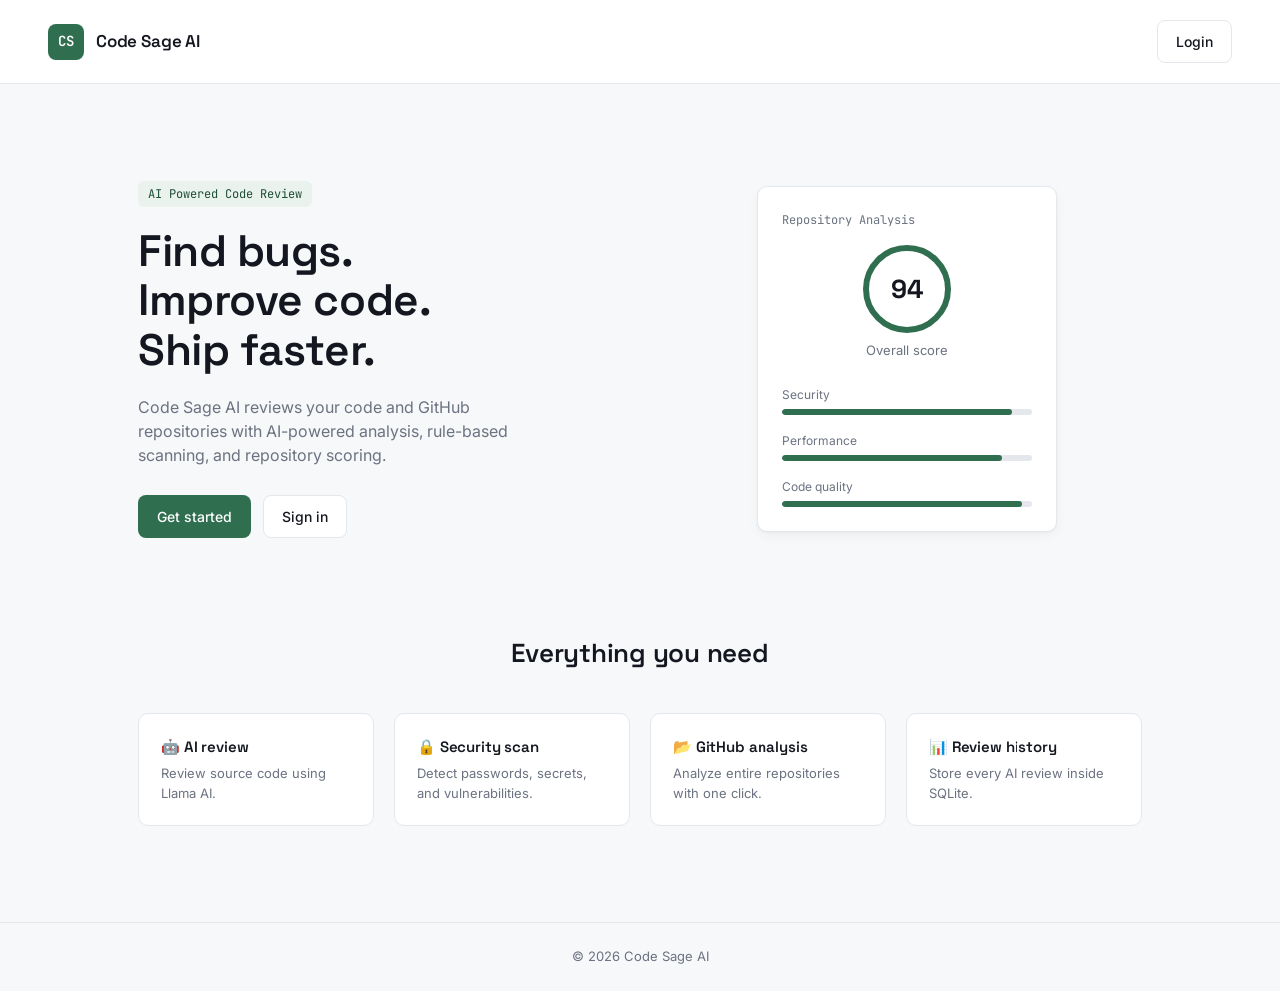
<file: frontend/index.html>
<!DOCTYPE html>
<html lang="en">

<head>
    <meta charset="UTF-8">
    <meta name="viewport" content="width=device-width, initial-scale=1.0">
    <title>Code Sage AI</title>
    <link rel="stylesheet" href="css/style.css">
    <link rel="preconnect" href="https://fonts.googleapis.com">
    <link
        href="https://fonts.googleapis.com/css2?family=Inter:wght@400;500;600&family=Space+Grotesk:wght@500;600;700&family=JetBrains+Mono:wght@400;500&display=swap"
        rel="stylesheet">
</head>

<body>

    <header class="landing-nav">
        <div class="logo">
            <div class="logo-box">CS</div>
            <h2>Code Sage AI</h2>
        </div>
        <div>
            <a href="login.html" class="nav-btn">Login</a>
        </div>
    </header>

    <section class="hero">
        <div class="hero-left">
            <span class="tag">AI Powered Code Review</span>
            <h1>Find bugs.<br>Improve code.<br>Ship faster.</h1>
            <p>Code Sage AI reviews your code and GitHub repositories with AI-powered analysis, rule-based scanning, and
                repository scoring.</p>
            <div class="hero-buttons">
                <a href="register.html" class="primary-btn">Get started</a>
                <a href="login.html" class="secondary-btn">Sign in</a>
            </div>
        </div>
        <div class="hero-right">
            <div class="preview-card">
                <div class="preview-header">Repository Analysis</div>
                <div class="score-circle">94</div>
                <div class="score-title">Overall score</div>
                <div class="bars">
                    <div class="bar">
                        <span>Security</span>
                        <div class="progress">
                            <div style="width:92%"></div>
                        </div>
                    </div>
                    <div class="bar">
                        <span>Performance</span>
                        <div class="progress">
                            <div style="width:88%"></div>
                        </div>
                    </div>
                    <div class="bar">
                        <span>Code quality</span>
                        <div class="progress">
                            <div style="width:96%"></div>
                        </div>
                    </div>
                </div>
            </div>
        </div>
    </section>

    <section class="features">
        <h2>Everything you need</h2>
        <div class="feature-grid">
            <div class="feature-card">
                <h3>🤖 AI review</h3>
                <p>Review source code using Llama AI.</p>
            </div>
            <div class="feature-card">
                <h3>🔒 Security scan</h3>
                <p>Detect passwords, secrets, and vulnerabilities.</p>
            </div>
            <div class="feature-card">
                <h3>📂 GitHub analysis</h3>
                <p>Analyze entire repositories with one click.</p>
            </div>
            <div class="feature-card">
                <h3>📊 Review history</h3>
                <p>Store every AI review inside SQLite.</p>
            </div>
        </div>
    </section>

    <footer>© 2026 Code Sage AI</footer>

</body>

</html>
</file>
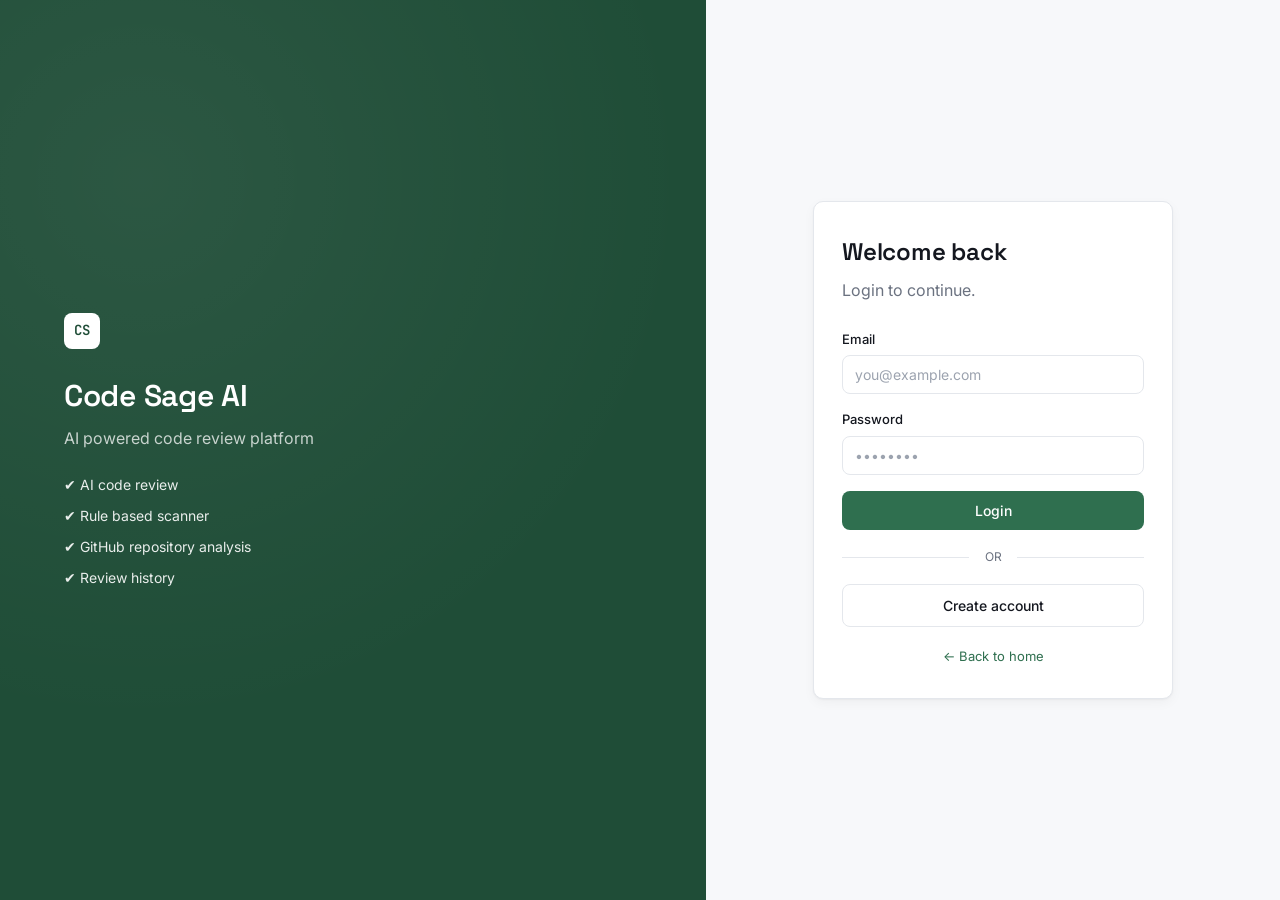
<file: frontend/login.html>
<!DOCTYPE html>
<html lang="en">

<head>
    <meta charset="UTF-8">
    <meta name="viewport" content="width=device-width, initial-scale=1.0">
    <title>Login | Code Sage AI</title>
    <link rel="stylesheet" href="css/style.css">
    <link rel="preconnect" href="https://fonts.googleapis.com">
    <link
        href="https://fonts.googleapis.com/css2?family=Inter:wght@400;500;600&family=Space+Grotesk:wght@500;600;700&family=JetBrains+Mono:wght@400;500&display=swap"
        rel="stylesheet">
</head>

<body class="auth-body">

    <div class="auth-wrapper">
        <div class="auth-left">
            <div class="overlay"></div>
            <div class="left-content">
                <div class="logo-box">CS</div>
                <h1>Code Sage AI</h1>
                <p>AI powered code review platform</p>
                <ul>
                    <li>✔ AI code review</li>
                    <li>✔ Rule based scanner</li>
                    <li>✔ GitHub repository analysis</li>
                    <li>✔ Review history</li>
                </ul>
            </div>
        </div>

        <div class="auth-right">
            <div class="auth-card">
                <h2>Welcome back</h2>
                <p>Login to continue.</p>

                <div class="form-group">
                    <label for="loginEmail">Email</label>
                    <input id="loginEmail" type="email" placeholder="you@example.com">
                </div>

                <div class="form-group">
                    <label for="loginPassword">Password</label>
                    <input id="loginPassword" type="password" placeholder="••••••••">
                </div>

                <button class="primary-btn full-btn" onclick="login()">Login</button>

                <div class="divider">OR</div>

                <a href="register.html" class="secondary-btn full-btn">Create account</a>

                <div class="bottom-text">
                    <a href="index.html">← Back to home</a>
                </div>
            </div>
        </div>
    </div>

    <div id="toast"></div>

    <script src="js/api.js"></script>
    <script src="js/auth.js"></script>
</body>

</html>
</file>
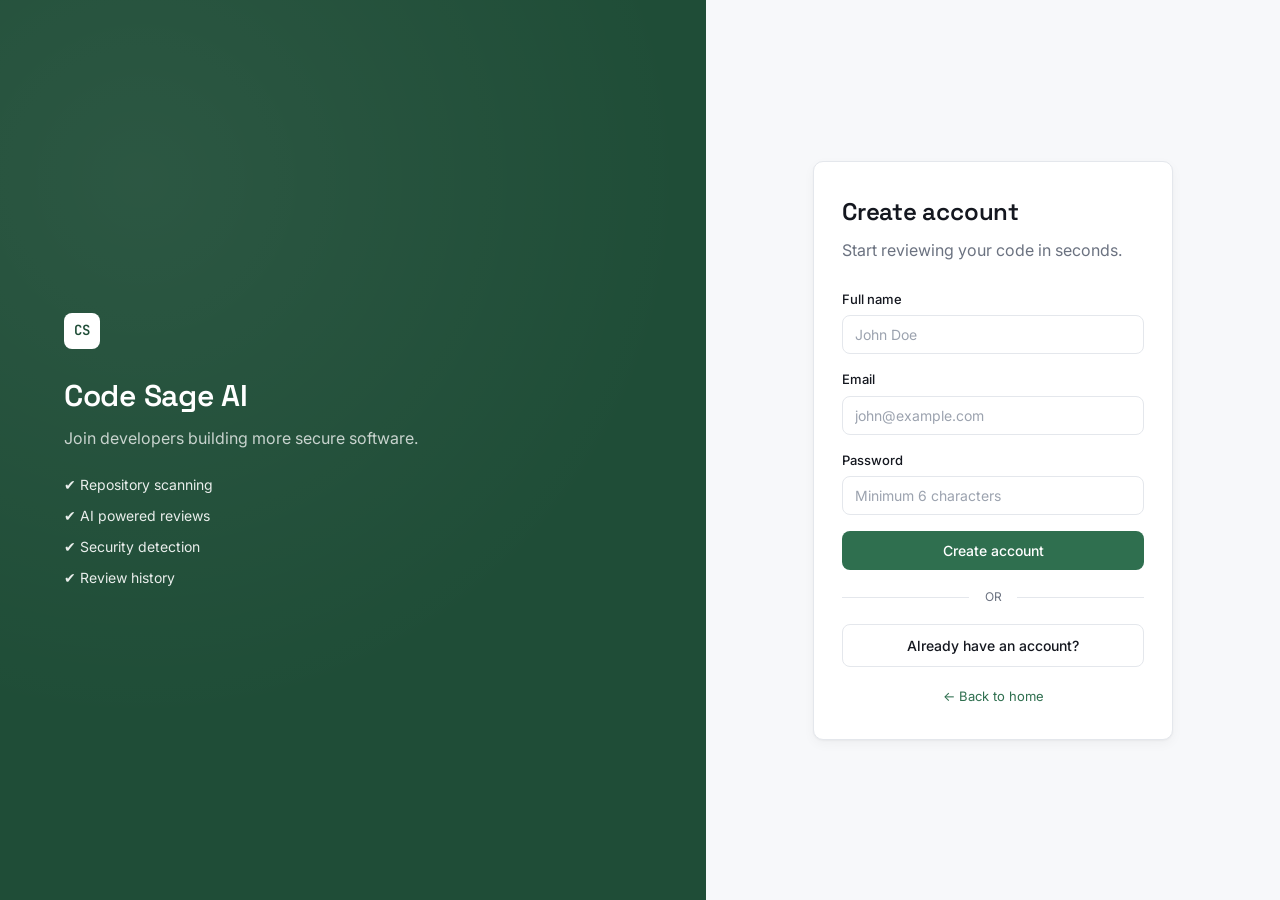
<file: frontend/register.html>
<!DOCTYPE html>
<html lang="en">

<head>
    <meta charset="UTF-8">
    <meta name="viewport" content="width=device-width, initial-scale=1.0">
    <title>Create Account | Code Sage AI</title>
    <link rel="stylesheet" href="css/style.css">
    <link rel="preconnect" href="https://fonts.googleapis.com">
    <link
        href="https://fonts.googleapis.com/css2?family=Inter:wght@400;500;600&family=Space+Grotesk:wght@500;600;700&family=JetBrains+Mono:wght@400;500&display=swap"
        rel="stylesheet">
</head>

<body class="auth-body">

    <div class="auth-wrapper">
        <div class="auth-left">
            <div class="overlay"></div>
            <div class="left-content">
                <div class="logo-box">CS</div>
                <h1>Code Sage AI</h1>
                <p>Join developers building more secure software.</p>
                <ul>
                    <li>✔ Repository scanning</li>
                    <li>✔ AI powered reviews</li>
                    <li>✔ Security detection</li>
                    <li>✔ Review history</li>
                </ul>
            </div>
        </div>

        <div class="auth-right">
            <div class="auth-card">
                <h2>Create account</h2>
                <p>Start reviewing your code in seconds.</p>

                <div class="form-group">
                    <label for="regName">Full name</label>
                    <input id="regName" type="text" placeholder="John Doe">
                </div>

                <div class="form-group">
                    <label for="regEmail">Email</label>
                    <input id="regEmail" type="email" placeholder="john@example.com">
                </div>

                <div class="form-group">
                    <label for="regPassword">Password</label>
                    <input id="regPassword" type="password" placeholder="Minimum 6 characters">
                </div>

                <button class="primary-btn full-btn" onclick="register()">Create account</button>

                <div class="divider">OR</div>

                <a href="login.html" class="secondary-btn full-btn">Already have an account?</a>

                <div class="bottom-text">
                    <a href="index.html">← Back to home</a>
                </div>
            </div>
        </div>
    </div>

    <div id="toast"></div>

    <script src="js/api.js"></script>
    <script src="js/auth.js"></script>
</body>

</html>
</file>
<file: frontend/css/style.css>
/* =========================================================
   CODE SAGE AI — GLOBAL STYLES
   ========================================================= */

:root {
    --bg: #f7f8fa;
    --surface: #ffffff;
    --ink: #14171f;
    --muted: #6b7280;
    --border: #e4e7ec;

    --accent: #2f6f4f;
    --accent-dark: #1f4d37;
    --accent-soft: #e9f2ec;

    --danger: #c4432b;
    --danger-soft: #fbeae6;

    --warning: #b7791f;
    --warning-soft: #fff7df;

    --info: #2563eb;
    --info-soft: #eff6ff;

    --success: #16803c;
    --success-soft: #e9f8ef;

    --radius: 10px;

    --shadow:
        0 1px 2px rgba(20, 23, 31, 0.04),
        0 4px 12px rgba(20, 23, 31, 0.04);

    --font-display: "Space Grotesk", "Inter", sans-serif;
    --font-body: "Inter", sans-serif;
    --font-mono: "JetBrains Mono", ui-monospace, "SFMono-Regular", Menlo, monospace;
}


/* =========================================================
   RESET
   ========================================================= */

* {
    box-sizing: border-box;
}

html,
body {
    margin: 0;
    padding: 0;
}

body {
    font-family: var(--font-body);
    background: var(--bg);
    color: var(--ink);
    line-height: 1.5;
    -webkit-font-smoothing: antialiased;
}

h1,
h2,
h3,
h4 {
    font-family: var(--font-display);
    font-weight: 600;
    margin: 0 0 8px;
    letter-spacing: -0.01em;
}

p {
    margin: 0 0 12px;
    color: var(--muted);
}

a {
    color: var(--accent);
    text-decoration: none;
}

a:hover {
    text-decoration: underline;
}

button {
    font-family: var(--font-body);
    cursor: pointer;
}

button:focus-visible,
a:focus-visible,
input:focus-visible,
textarea:focus-visible,
select:focus-visible {
    outline: 2px solid var(--accent);
    outline-offset: 2px;
}

input,
textarea,
select {
    font-family: var(--font-body);
    width: 100%;
    padding: 10px 12px;
    border: 1px solid var(--border);
    border-radius: 8px;
    background: var(--surface);
    color: var(--ink);
    font-size: 14px;
    transition:
        border-color 0.15s ease,
        box-shadow 0.15s ease;
}

input:focus,
textarea:focus,
select:focus {
    border-color: var(--accent);
    box-shadow: 0 0 0 3px var(--accent-soft);
}

input::placeholder,
textarea::placeholder {
    color: #9ca3af;
}

textarea {
    min-height: 180px;
    resize: vertical;
    font-family: var(--font-mono);
    font-size: 13px;
}


/* =========================================================
   BUTTONS
   ========================================================= */

.primary-btn,
.secondary-btn,
.nav-btn,
button.primary,
button.ai-btn,
button.danger-btn {
    display: inline-flex;
    align-items: center;
    justify-content: center;
    gap: 8px;

    padding: 10px 18px;

    border-radius: 8px;
    border: 1px solid transparent;

    font-size: 14px;
    font-weight: 500;

    transition:
        background 0.15s ease,
        border-color 0.15s ease,
        color 0.15s ease,
        transform 0.05s ease;
}

.primary-btn:active,
button.primary:active,
button.ai-btn:active {
    transform: translateY(1px);
}

.primary-btn,
button.primary {
    background: var(--accent);
    color: #fff;
}

.primary-btn:hover,
button.primary:hover {
    background: var(--accent-dark);
    text-decoration: none;
}

.secondary-btn,
.nav-btn {
    background: var(--surface);
    color: var(--ink);
    border-color: var(--border);
}

.secondary-btn:hover,
.nav-btn:hover {
    border-color: var(--accent);
    color: var(--accent-dark);
    text-decoration: none;
}

button.ai-btn {
    background: var(--accent-soft);
    color: var(--accent-dark);
    border-color: var(--accent);
}

button.ai-btn:hover {
    background: var(--accent);
    color: #fff;
}

button.danger-btn {
    background: var(--danger-soft);
    color: var(--danger);
}

button.danger-btn:hover {
    background: var(--danger);
    color: #fff;
}

.full-btn {
    width: 100%;
}


/* =========================================================
   LANDING PAGE
   ========================================================= */

.landing-nav {
    display: flex;
    align-items: center;
    justify-content: space-between;

    padding: 20px 48px;

    border-bottom: 1px solid var(--border);
    background: var(--surface);
}

.logo,
.sidebar-logo {
    display: flex;
    align-items: center;
    gap: 12px;
}

.logo-box,
.logo-circle {
    width: 36px;
    height: 36px;

    border-radius: 8px;

    background: var(--accent);
    color: #fff;

    display: flex;
    align-items: center;
    justify-content: center;

    font-family: var(--font-mono);
    font-weight: 600;
    font-size: 14px;
}

.logo h2 {
    margin: 0;
    font-size: 17px;
}

.hero {
    display: flex;
    align-items: center;
    gap: 64px;

    max-width: 1100px;
    margin: 0 auto;

    padding: 96px 48px;
}

.hero-left {
    flex: 1;
}

.tag {
    display: inline-block;

    font-family: var(--font-mono);
    font-size: 12px;

    color: var(--accent-dark);
    background: var(--accent-soft);

    padding: 4px 10px;
    border-radius: 6px;

    margin-bottom: 20px;
}

.hero-left h1 {
    font-size: 44px;
    line-height: 1.12;
    margin-bottom: 20px;
}

.hero-left p {
    font-size: 16px;
    max-width: 420px;
    margin-bottom: 28px;
}

.hero-buttons {
    display: flex;
    gap: 12px;
}

.hero-right {
    flex: 1;
    display: flex;
    justify-content: center;
}

.preview-card {
    width: 300px;

    background: var(--surface);
    border: 1px solid var(--border);
    border-radius: var(--radius);

    box-shadow: var(--shadow);

    padding: 24px;
    text-align: center;
}

.preview-header {
    font-family: var(--font-mono);
    font-size: 12px;
    color: var(--muted);

    text-align: left;
    margin-bottom: 16px;
}

.score-circle {
    width: 88px;
    height: 88px;

    border-radius: 50%;
    border: 6px solid var(--accent);

    display: flex;
    align-items: center;
    justify-content: center;

    font-family: var(--font-display);
    font-size: 26px;
    font-weight: 700;

    margin: 0 auto 8px;
}

.score-title {
    font-size: 13px;
    color: var(--muted);
    margin-bottom: 20px;
}

.bars {
    text-align: left;

    display: flex;
    flex-direction: column;
    gap: 12px;
}

.bar span {
    font-size: 12px;
    color: var(--muted);
}

.progress {
    height: 6px;
    border-radius: 4px;

    background: var(--border);

    margin-top: 4px;

    overflow: hidden;
}

.progress div {
    height: 100%;
    background: var(--accent);
    border-radius: 4px;
}

.features {
    max-width: 1100px;

    margin: 0 auto;

    padding: 0 48px 96px;
}

.features h2 {
    font-size: 26px;
    text-align: center;
    margin-bottom: 40px;
}

.feature-grid {
    display: grid;
    grid-template-columns: repeat(4, 1fr);
    gap: 20px;
}

.feature-card {
    background: var(--surface);
    border: 1px solid var(--border);
    border-radius: var(--radius);

    padding: 22px;
}

.feature-card h3 {
    font-size: 15px;
    margin-bottom: 6px;
}

.feature-card p {
    font-size: 13px;
    margin: 0;
}

footer {
    text-align: center;

    padding: 24px;

    border-top: 1px solid var(--border);

    color: var(--muted);
    font-size: 13px;
}


/* =========================================================
   AUTH PAGES
   ========================================================= */

.auth-body {
    min-height: 100vh;
    min-height: 100dvh;
}

.auth-wrapper {
    display: flex;

    min-height: 100vh;
    min-height: 100dvh;
}

.auth-left {
    flex: 1.1;

    position: relative;

    background: var(--accent-dark);
    color: #fff;

    display: flex;
    align-items: center;

    padding: 64px;
}

.auth-left .overlay {
    position: absolute;
    inset: 0;

    background:
        radial-gradient(circle at 20% 20%,
            rgba(255, 255, 255, 0.06),
            transparent 60%);
}

.left-content {
    position: relative;
    max-width: 380px;
}

.left-content .logo-box {
    background: #fff;
    color: var(--accent-dark);

    margin-bottom: 24px;
}

.left-content h1 {
    color: #fff;
    font-size: 30px;
}

.left-content p {
    color: rgba(255, 255, 255, 0.75);
    margin-bottom: 24px;
}

.left-content ul {
    list-style: none;
    padding: 0;
    margin: 0;

    display: flex;
    flex-direction: column;

    gap: 10px;

    font-size: 14px;

    color: rgba(255, 255, 255, 0.9);
}

.auth-right {
    flex: 1;

    display: flex;
    align-items: center;
    justify-content: center;

    background: var(--bg);

    padding: 24px;
}

.auth-card {
    width: 100%;
    max-width: 360px;

    background: var(--surface);

    border: 1px solid var(--border);
    border-radius: var(--radius);

    box-shadow: var(--shadow);

    padding: 32px 28px;
}

.auth-card h2 {
    font-size: 24px;
}

.auth-card>p {
    margin-bottom: 28px;
}

.form-group {
    margin-bottom: 16px;
}

.form-group label {
    display: block;

    font-size: 13px;
    font-weight: 500;

    margin-bottom: 6px;

    color: var(--ink);
}

.divider {
    text-align: center;

    color: var(--muted);

    font-size: 12px;

    margin: 18px 0;

    position: relative;
}

.divider::before,
.divider::after {
    content: "";

    position: absolute;

    top: 50%;

    width: 42%;
    height: 1px;

    background: var(--border);
}

.divider::before {
    left: 0;
}

.divider::after {
    right: 0;
}

.bottom-text {
    text-align: center;

    margin-top: 20px;

    font-size: 13px;
}


/* =========================================================
   DASHBOARD LAYOUT
   ========================================================= */

.dashboard {
    display: flex;
    min-height: 100vh;
}


/* =========================================================
   SIDEBAR
   ========================================================= */

.sidebar {
    width: 240px;

    flex-shrink: 0;

    background: var(--surface);

    border-right: 1px solid var(--border);

    padding: 24px 16px;

    display: flex;
    flex-direction: column;
}

.sidebar-logo {
    padding: 0 8px 24px;

    border-bottom: 1px solid var(--border);

    margin-bottom: 16px;
}

.sidebar-logo h2 {
    font-size: 15px;
    margin: 0;
}

.sidebar-logo p {
    font-size: 12px;

    margin: 0;

    color: var(--muted);
}

.sidebar nav ul {
    list-style: none;

    padding: 0;
    margin: 0;

    display: flex;
    flex-direction: column;

    gap: 2px;
}

.sidebar nav li {
    display: flex;
    align-items: center;

    gap: 10px;

    padding: 10px 12px;

    border-radius: 8px;

    font-size: 14px;

    color: var(--ink);

    cursor: pointer;

    transition:
        background 0.15s ease,
        color 0.15s ease;
}

.sidebar nav li:hover {
    background: var(--bg);
}

.sidebar nav li.active {
    background: var(--accent-soft);
    color: var(--accent-dark);

    font-weight: 600;
}

.sidebar-footer {
    margin-top: auto;

    padding-top: 16px;

    border-top: 1px solid var(--border);
}


/* =========================================================
   MAIN DASHBOARD
   ========================================================= */

.main {
    flex: 1;

    padding: 32px 40px;

    max-width: 1100px;
}

.topbar {
    margin-bottom: 28px;
}

.topbar h1 {
    font-size: 24px;
}

.topbar p {
    margin: 0;
}

.page-section {
    display: none;
}

.page-section.active {
    display: block;
}


/* =========================================================
   DASHBOARD STAT CARDS
   ========================================================= */

.cards {
    display: grid;

    grid-template-columns: repeat(4, 1fr);

    gap: 16px;

    margin-bottom: 24px;
}

.stat-card {
    background: var(--surface);

    border: 1px solid var(--border);

    border-radius: var(--radius);

    padding: 18px;

    box-shadow: var(--shadow);

    transition:
        transform 0.15s ease,
        box-shadow 0.15s ease;
}

.stat-card:hover {
    transform: translateY(-2px);

    box-shadow:
        0 4px 8px rgba(20, 23, 31, 0.05),
        0 12px 24px rgba(20, 23, 31, 0.06);
}

.stat-card h3 {
    font-size: 12px;

    color: var(--muted);

    font-weight: 500;

    margin-bottom: 8px;

    text-transform: uppercase;

    letter-spacing: 0.03em;
}

.stat-card h1 {
    font-size: 26px;
    margin: 0;
}


/* =========================================================
   GENERAL CARDS
   ========================================================= */

.welcome-card,
.content-card {
    background: var(--surface);

    border: 1px solid var(--border);

    border-radius: var(--radius);

    padding: 24px;

    box-shadow: var(--shadow);
}

.content-card h2 {
    font-size: 17px;
    margin-bottom: 16px;
}

.buttons {
    margin: 14px 0;

    display: flex;
    gap: 10px;
}


/* =========================================================
   OUTPUT
   ========================================================= */

.output-box {
    font-family: var(--font-body);

    font-size: 13.5px;

    background: var(--bg);

    border: 1px solid var(--border);

    border-radius: 8px;

    padding: 18px 20px;

    min-height: 80px;

    color: var(--ink);

    line-height: 1.5;

    overflow-x: auto;
}

.output-box h2 {
    font-size: 17px;
    margin-bottom: 2px;
}

.output-box h3 {
    font-size: 12px;

    text-transform: uppercase;

    letter-spacing: 0.04em;

    color: var(--muted);

    margin: 16px 0 8px;
}

.output-box h3:first-of-type {
    margin-top: 4px;
}

.output-box hr {
    border: none;

    border-top: 1px solid var(--border);

    margin: 16px 0;
}

.output-box p {
    margin: 0 0 6px;

    font-size: 13.5px;
}

.output-box ul {
    margin: 0;

    padding-left: 18px;

    display: flex;

    flex-direction: column;

    gap: 4px;
}

.output-box li {
    font-size: 13.5px;
    color: var(--ink);
}


/* =========================================================
   NEW FEATURE — TOOLBAR / OPTION CONTROLS
   ========================================================= */

.tool-toolbar {
    display: flex;
    align-items: center;
    justify-content: space-between;

    gap: 12px;

    margin-bottom: 16px;

    padding-bottom: 14px;

    border-bottom: 1px solid var(--border);
}

.tool-toolbar-left,
.tool-toolbar-right {
    display: flex;
    align-items: center;
    gap: 8px;
}

.tool-label {
    font-size: 12px;

    color: var(--muted);

    font-weight: 500;
}


/* =========================================================
   LANGUAGE SELECTOR
   ========================================================= */

.language-select {
    width: auto;
    min-width: 130px;

    padding: 8px 32px 8px 10px;

    font-size: 13px;
}


/* =========================================================
   SCANNER OPTIONS
   ========================================================= */

.scanner-options {
    display: flex;

    flex-wrap: wrap;

    gap: 8px;

    margin: 12px 0 16px;
}

.option-chip {
    display: inline-flex;

    align-items: center;

    gap: 6px;

    padding: 7px 10px;

    border: 1px solid var(--border);

    border-radius: 7px;

    background: var(--surface);

    color: var(--muted);

    font-size: 12px;

    cursor: pointer;

    transition:
        border-color 0.15s ease,
        background 0.15s ease,
        color 0.15s ease;
}

.option-chip:hover {
    border-color: var(--accent);
    color: var(--accent-dark);
}

.option-chip.active {
    background: var(--accent-soft);

    border-color: var(--accent);

    color: var(--accent-dark);

    font-weight: 500;
}


/* =========================================================
   SCORE GRID
   ========================================================= */

.score-grid {
    display: grid;

    grid-template-columns: repeat(4, 1fr);

    gap: 10px;

    margin: 14px 0 4px;
}

.score-card {
    background: var(--surface);

    border: 1px solid var(--border);

    border-radius: 8px;

    padding: 12px 14px;

    text-align: center;
}

.score-card h3 {
    font-size: 11px;

    text-transform: uppercase;

    letter-spacing: 0.03em;

    color: var(--muted);

    margin-bottom: 4px;
}

.score-card h1 {
    font-size: 22px;

    margin: 0;

    color: var(--accent-dark);
}


/* =========================================================
   SCORE STATUS
   ========================================================= */

.score-good {
    color: var(--success) !important;
}

.score-warning {
    color: var(--warning) !important;
}

.score-danger {
    color: var(--danger) !important;
}


/* =========================================================
   PROGRESS BAR
   ========================================================= */

.progress-title {
    font-size: 12px;

    color: var(--muted);

    margin: 14px 0 4px;
}

.progress-fill {
    height: 100%;

    background: var(--accent);

    border-radius: 4px;

    transition: width 0.4s ease;
}

.output-box .progress {
    height: 6px;

    border-radius: 4px;

    background: var(--border);

    overflow: hidden;

    margin-bottom: 12px;
}


/* =========================================================
   REPOSITORY RESULT
   ========================================================= */

.repo-result h2 {
    font-size: 18px;
}

.repo-meta {
    display: flex;

    flex-wrap: wrap;

    gap: 8px;

    margin: 10px 0 14px;
}

.repo-meta-item {
    display: inline-flex;

    align-items: center;

    padding: 5px 9px;

    border-radius: 6px;

    background: var(--surface);

    border: 1px solid var(--border);

    font-size: 11px;

    color: var(--muted);
}


/* =========================================================
   ISSUES / SUGGESTIONS
   ========================================================= */

.issue-list,
.suggestion-list {
    display: flex;

    flex-direction: column;

    gap: 8px;

    padding: 0;

    margin: 0;

    list-style: none;
}

.issue-item,
.suggestion-item {
    padding: 10px 12px;

    border: 1px solid var(--border);

    border-radius: 7px;

    background: var(--surface);

    font-size: 13px;
}

.issue-item {
    border-left: 3px solid var(--danger);
}

.suggestion-item {
    border-left: 3px solid var(--accent);
}


/* =========================================================
   AI REVIEW MARKDOWN
   ========================================================= */

.output-box table {
    width: 100%;

    border-collapse: collapse;

    margin: 10px 0 16px;

    font-size: 13px;
}

.output-box th,
.output-box td {
    border: 1px solid var(--border);

    padding: 8px 10px;

    text-align: left;

    vertical-align: top;
}

.output-box th {
    background: var(--surface);

    font-weight: 600;

    font-size: 12px;
}

.output-box code {
    font-family: var(--font-mono);

    font-size: 12.5px;

    background: var(--accent-soft);

    color: var(--accent-dark);

    padding: 1px 5px;

    border-radius: 4px;
}

.output-box pre code {
    background: none;

    color: inherit;

    padding: 0;

    font-size: 12.5px;
}


/* =========================================================
   RUNNABLE CODE BLOCK
   ========================================================= */

.code-block-wrapper {
    margin: 12px 0 18px;

    border: 1px solid var(--border);

    border-radius: 8px;

    overflow: hidden;

    background: var(--surface);
}

.code-block-bar {
    display: flex;

    align-items: center;

    justify-content: space-between;

    padding: 6px 12px;

    background: var(--bg);

    border-bottom: 1px solid var(--border);
}

.code-lang-tag {
    font-family: var(--font-mono);

    font-size: 11px;

    color: var(--muted);

    text-transform: uppercase;

    letter-spacing: 0.04em;
}

.run-btn {
    font-family: var(--font-mono);

    font-size: 12px;

    padding: 4px 10px;

    border-radius: 6px;

    border: 1px solid var(--accent);

    background: var(--accent-soft);

    color: var(--accent-dark);

    transition:
        background 0.15s ease,
        color 0.15s ease;
}

.run-btn:hover:not(:disabled) {
    background: var(--accent);

    color: #fff;
}

.run-btn:disabled {
    opacity: 0.6;

    cursor: default;
}

.code-block-wrapper pre {
    margin: 0;

    padding: 14px 16px;

    overflow-x: auto;

    background: var(--surface);

    font-family: var(--font-mono);

    font-size: 12.5px;
}

.code-run-output {
    margin: 0;

    padding: 12px 16px;

    background: #14171f;

    color: #d1fadf;

    font-family: var(--font-mono);

    font-size: 12.5px;

    white-space: pre-wrap;

    border-top: 1px solid var(--border);
}


/* =========================================================
   REVIEW HISTORY
   ========================================================= */

.section-header {
    display: flex;

    align-items: center;

    justify-content: space-between;

    margin-bottom: 16px;
}

.section-header h2 {
    margin: 0;
}

.history-container {
    display: flex;

    flex-direction: column;

    gap: 10px;
}

.history-item {
    border: 1px solid var(--border);

    border-radius: 8px;

    padding: 14px 16px;

    font-size: 13px;

    background: var(--surface);

    transition:
        border-color 0.15s ease,
        box-shadow 0.15s ease;
}

.history-item:hover {
    border-color: #cbd5cf;

    box-shadow: var(--shadow);
}

.history-item h3 {
    font-size: 14px;
}

.history-date {
    font-size: 11px;

    color: var(--muted);
}


/* =========================================================
   REVIEW TYPE BADGES
   ========================================================= */

.badge {
    display: inline-flex;

    align-items: center;

    padding: 4px 8px;

    border-radius: 6px;

    font-family: var(--font-mono);

    font-size: 10px;

    font-weight: 500;

    text-transform: uppercase;

    letter-spacing: 0.03em;
}

.badge-ai {
    background: var(--accent-soft);
    color: var(--accent-dark);
}

.badge-rule {
    background: var(--info-soft);
    color: var(--info);
}

.badge-repository {
    background: var(--warning-soft);
    color: var(--warning);
}


/* =========================================================
   NEW — AI CHAT
   ========================================================= */

.chat-container {
    display: flex;

    flex-direction: column;

    height: 620px;

    background: var(--surface);

    border: 1px solid var(--border);

    border-radius: var(--radius);

    overflow: hidden;

    box-shadow: var(--shadow);
}

.chat-header {
    display: flex;

    align-items: center;

    justify-content: space-between;

    padding: 14px 18px;

    border-bottom: 1px solid var(--border);

    background: var(--surface);
}

.chat-header-left {
    display: flex;

    align-items: center;

    gap: 10px;
}

.chat-icon {
    width: 34px;
    height: 34px;

    border-radius: 8px;

    display: flex;
    align-items: center;
    justify-content: center;

    background: var(--accent-soft);

    color: var(--accent-dark);

    font-family: var(--font-mono);

    font-size: 12px;
    font-weight: 600;
}

.chat-title h3 {
    margin: 0;

    font-size: 14px;
}

.chat-title span {
    font-size: 11px;

    color: var(--muted);
}

.chat-status {
    display: flex;

    align-items: center;

    gap: 5px;

    font-size: 11px;

    color: var(--success);
}

.chat-status::before {
    content: "";

    width: 6px;
    height: 6px;

    border-radius: 50%;

    background: var(--success);
}

.chat-messages {
    flex: 1;

    overflow-y: auto;

    padding: 18px;

    display: flex;

    flex-direction: column;

    gap: 12px;

    background: var(--bg);
}

.chat-message {
    max-width: 78%;

    padding: 10px 13px;

    border-radius: 9px;

    font-size: 13px;

    line-height: 1.5;
}

.chat-message.user {
    align-self: flex-end;

    background: var(--accent);

    color: #fff;

    border-bottom-right-radius: 3px;
}

.chat-message.ai {
    align-self: flex-start;

    background: var(--surface);

    border: 1px solid var(--border);

    color: var(--ink);

    border-bottom-left-radius: 3px;
}

.chat-input-area {
    padding: 12px;

    background: var(--surface);

    border-top: 1px solid var(--border);
}

.chat-input-row {
    display: flex;

    align-items: flex-end;

    gap: 8px;
}

.chat-input {
    min-height: 42px;

    max-height: 120px;

    resize: none;
}

.chat-send {
    min-width: 42px;
    height: 42px;

    padding: 0 12px;

    border-radius: 8px;

    background: var(--accent);

    color: #fff;

    border: none;
}

.chat-send:hover {
    background: var(--accent-dark);
}


/* =========================================================
   NEW — LOADING STATE
   ========================================================= */

.loading-box {
    display: flex;

    align-items: center;

    justify-content: center;

    gap: 9px;

    padding: 20px;

    color: var(--muted);

    font-size: 13px;
}

.loading-dots {
    display: flex;

    gap: 4px;
}

.loading-dots span {
    width: 5px;
    height: 5px;

    border-radius: 50%;

    background: var(--accent);

    animation: loadingDot 1.2s infinite ease-in-out;
}

.loading-dots span:nth-child(2) {
    animation-delay: 0.15s;
}

.loading-dots span:nth-child(3) {
    animation-delay: 0.3s;
}

@keyframes loadingDot {

    0%,
    80%,
    100% {
        opacity: 0.3;
        transform: translateY(0);
    }

    40% {
        opacity: 1;
        transform: translateY(-3px);
    }
}


/* =========================================================
   NEW — EMPTY STATE
   ========================================================= */

.empty-state {
    text-align: center;

    padding: 40px 20px;

    color: var(--muted);
}

.empty-state-icon {
    width: 44px;
    height: 44px;

    margin: 0 auto 12px;

    border-radius: 10px;

    background: var(--accent-soft);

    color: var(--accent-dark);

    display: flex;

    align-items: center;
    justify-content: center;

    font-family: var(--font-mono);

    font-size: 14px;
}

.empty-state h3 {
    font-size: 15px;

    color: var(--ink);

    margin-bottom: 5px;
}

.empty-state p {
    font-size: 12px;

    margin: 0;
}


/* =========================================================
   PROFILE
   ========================================================= */

.profile-card {
    background: var(--surface);

    border: 1px solid var(--border);

    border-radius: var(--radius);

    box-shadow: var(--shadow);

    padding: 32px;

    max-width: 420px;

    text-align: center;
}

.profile-avatar {
    width: 64px;
    height: 64px;

    border-radius: 50%;

    background: var(--accent);

    color: #fff;

    font-family: var(--font-mono);

    font-weight: 600;

    display: flex;

    align-items: center;
    justify-content: center;

    margin: 0 auto 16px;

    font-size: 20px;
}

.profile-card h2 {
    margin-bottom: 2px;
}

.profile-stats {
    display: flex;

    justify-content: space-around;

    margin: 24px 0;

    padding: 16px 0;

    border-top: 1px solid var(--border);
    border-bottom: 1px solid var(--border);
}

.profile-stats h3 {
    font-size: 11px;

    color: var(--muted);

    text-transform: uppercase;

    margin-bottom: 4px;
}

.profile-stats p {
    margin: 0;

    font-size: 18px;

    font-weight: 600;

    color: var(--ink);
}


/* =========================================================
   DASHBOARD FOOTER
   ========================================================= */

.dashboard-footer {
    text-align: center;

    padding: 16px;

    font-size: 12px;

    color: var(--muted);

    border-top: 1px solid var(--border);
}


/* =========================================================
   TOAST
   ========================================================= */

#toast {
    position: fixed;

    bottom: 24px;
    left: 50%;

    transform: translateX(-50%) translateY(20px);

    background: var(--ink);

    color: #fff;

    padding: 12px 20px;

    border-radius: 8px;

    font-size: 13px;

    opacity: 0;

    pointer-events: none;

    transition:
        opacity 0.2s ease,
        transform 0.2s ease;

    z-index: 999;
}

#toast.show {
    opacity: 1;

    transform: translateX(-50%) translateY(0);
}


/* =========================================================
   RESPONSIVE — TABLETS
   ========================================================= */

@media (max-width: 1024px) {

    .hero {
        gap: 40px;

        padding: 72px 32px;
    }

    .hero-left h1 {
        font-size: 36px;
    }

    .feature-grid {
        grid-template-columns: repeat(2, 1fr);
    }

    .sidebar {
        width: 200px;
    }

    .main {
        padding: 28px;
    }

    .cards {
        grid-template-columns: repeat(2, 1fr);
    }

    .score-grid {
        grid-template-columns: repeat(2, 1fr);
    }
}


/* =========================================================
   RESPONSIVE — TABLET PORTRAIT
   ========================================================= */

@media (max-width: 768px) {

    .hero {
        flex-direction: column;

        text-align: center;

        padding: 56px 24px;
    }

    .hero-left p {
        margin-left: auto;
        margin-right: auto;
    }

    .hero-buttons {
        justify-content: center;

        flex-wrap: wrap;
    }

    .auth-left {
        display: none;
    }

    .dashboard {
        display: block;
    }

    /* Bottom navigation */

    .sidebar {
        position: fixed;

        left: 0;
        right: 0;

        bottom: 0;
        top: auto;

        width: 100%;

        height: auto;

        flex-direction: row;

        border-right: none;

        border-top: 1px solid var(--border);

        box-shadow:
            0 -2px 16px rgba(20, 23, 31, 0.06);

        padding:
            6px max(6px, env(safe-area-inset-right)) max(6px, env(safe-area-inset-bottom)) max(6px, env(safe-area-inset-left));

        z-index: 50;
    }

    .sidebar-logo {
        display: none;
    }

    .sidebar nav {
        width: 100%;
    }

    .sidebar nav ul {
        flex-direction: row;

        justify-content: space-around;

        width: 100%;

        gap: 0;
    }

    .sidebar nav li {
        flex: 1;

        flex-direction: column;

        align-items: center;

        justify-content: center;

        gap: 2px;

        text-align: center;

        font-size: 10.5px;

        line-height: 1.2;

        padding: 6px 2px;

        border-radius: 10px;
    }

    .sidebar-footer {
        display: none;
    }

    .main {
        padding: 20px 20px 96px;

        max-width: 100%;
    }

    .chat-container {
        height: 550px;
    }

    .tool-toolbar {
        align-items: flex-start;

        flex-direction: column;
    }
}


/* =========================================================
   RESPONSIVE — PHONES
   ========================================================= */

@media (max-width: 600px) {

    .landing-nav {
        padding: 16px 20px;
    }

    .hero-left h1 {
        font-size: 28px;
    }

    .features {
        padding: 0 20px 64px;
    }

    .feature-grid {
        grid-template-columns: 1fr;
    }

    .cards {
        grid-template-columns: repeat(2, 1fr);

        gap: 12px;
    }

    .stat-card h1 {
        font-size: 21px;
    }

    .score-grid {
        grid-template-columns: repeat(2, 1fr);
    }

    .content-card,
    .welcome-card,
    .profile-card {
        padding: 18px;
    }

    .buttons {
        flex-wrap: wrap;
    }

    .buttons .primary,
    .buttons .ai-btn {
        flex: 1;

        min-width: 140px;
    }

    .auth-right {
        padding: 20px 16px;
    }

    .auth-card {
        padding: 26px 20px;

        max-width: 100%;
    }

    input,
    textarea {
        font-size: 16px;
    }

    #toast {
        left: 16px;
        right: 16px;

        bottom: max(20px, env(safe-area-inset-bottom));

        transform: translateY(20px);

        text-align: center;
    }

    #toast.show {
        transform: translateY(0);
    }

    .chat-container {
        height: 500px;
    }

    .chat-message {
        max-width: 88%;
    }

    .chat-input-row {
        align-items: stretch;
    }

    .chat-send {
        height: 44px;
    }
}


/* =========================================================
   RESPONSIVE — SMALL PHONES
   ========================================================= */

@media (max-width: 400px) {

    .hero-left h1 {
        font-size: 24px;
    }

    .tag {
        font-size: 11px;
    }

    .topbar h1 {
        font-size: 20px;
    }

    .cards {
        grid-template-columns: 1fr;
    }

    .score-grid {
        grid-template-columns: 1fr;
    }

    .profile-stats {
        flex-wrap: wrap;

        gap: 16px;
    }

    .main {
        padding: 16px 14px 32px;
    }

    .sidebar nav li {
        font-size: 9px;
    }
}


/* =========================================================
   LANDSCAPE PHONES
   ========================================================= */

@media (max-height: 480px) and (orientation: landscape) {

    .auth-right {
        padding: 16px;

        align-items: flex-start;
    }

    .auth-card {
        padding: 20px;

        margin: 16px 0;
    }

    .hero {
        padding: 32px 24px;
    }
}


/* =========================================================
   ACCESSIBILITY
   ========================================================= */

@media (prefers-reduced-motion: reduce) {

    *,
    *::before,
    *::after {
        transition: none !important;

        animation: none !important;
    }
}

/* ==========================================================
   Compact AI Chat / Auto Fix panels
   Append this to the end of your existing css/style.css
   ========================================================== */

.ai-mini-buttons {
    display: flex;
    gap: 8px;
    align-items: flex-start;
}

.ai-mini-panel {
    margin-top: 16px;
    padding: 16px;
    border: 1px solid #e5e7eb;
    border-radius: 10px;
    background: #fafafa;
}

.chat-messages.compact {
    max-height: 260px;
    overflow-y: auto;
    margin-bottom: 12px;
}

/* ==========================================================
   Code Sage AI - popups + Report PDF dropdown
   Append this to the END of your css/style.css
   (if you added the older snippet before, delete it first)
   ========================================================== */

/* Ask AI / Auto Fix buttons in each page header */
.ai-mini-buttons {
    display: flex;
    gap: 8px;
    align-items: flex-start;
}

/* ---------- Floating popup (Ask AI / Auto Fix) ---------- */
.ai-mini-panel {
    position: fixed;
    top: 90px;
    right: 32px;
    width: 420px;
    max-width: calc(100vw - 40px);
    max-height: calc(100vh - 130px);
    overflow-y: auto;
    z-index: 1000;
    padding: 16px;
    background: #ffffff;
    border: 1px solid #e5e7eb;
    border-radius: 14px;
    box-shadow: 0 18px 50px rgba(15, 23, 42, 0.22);
}

.ai-popup-header {
    display: flex;
    justify-content: space-between;
    align-items: center;
    margin-bottom: 12px;
    padding-bottom: 10px;
    border-bottom: 1px solid #eef0f2;
}

.ai-popup-close {
    border: none;
    background: transparent;
    font-size: 16px;
    cursor: pointer;
    color: #6b7280;
    padding: 4px 8px;
    border-radius: 6px;
}

.ai-popup-close:hover {
    background: #f3f4f6;
    color: #111827;
}

.chat-messages.compact {
    max-height: 300px;
    overflow-y: auto;
    margin-bottom: 12px;
}

/* ---------- Analyze button + Report PDF on one row ---------- */
.repo-action-row {
    display: flex;
    align-items: center;
    gap: 12px;
    flex-wrap: wrap;
}

.report-menu-wrap {
    position: relative;
}

.report-menu {
    position: absolute;
    top: calc(100% + 6px);
    left: 0;
    min-width: 230px;
    z-index: 900;
    background: #ffffff;
    border: 1px solid #e5e7eb;
    border-radius: 10px;
    box-shadow: 0 12px 32px rgba(15, 23, 42, 0.18);
    padding: 6px;
}

.report-menu button {
    display: block;
    width: 100%;
    text-align: left;
    padding: 10px 12px;
    border: none;
    background: transparent;
    border-radius: 8px;
    cursor: pointer;
    font-size: 14px;
    color: #111827;
}

.report-menu button:hover {
    background: #f1f5f4;
}
</file>
